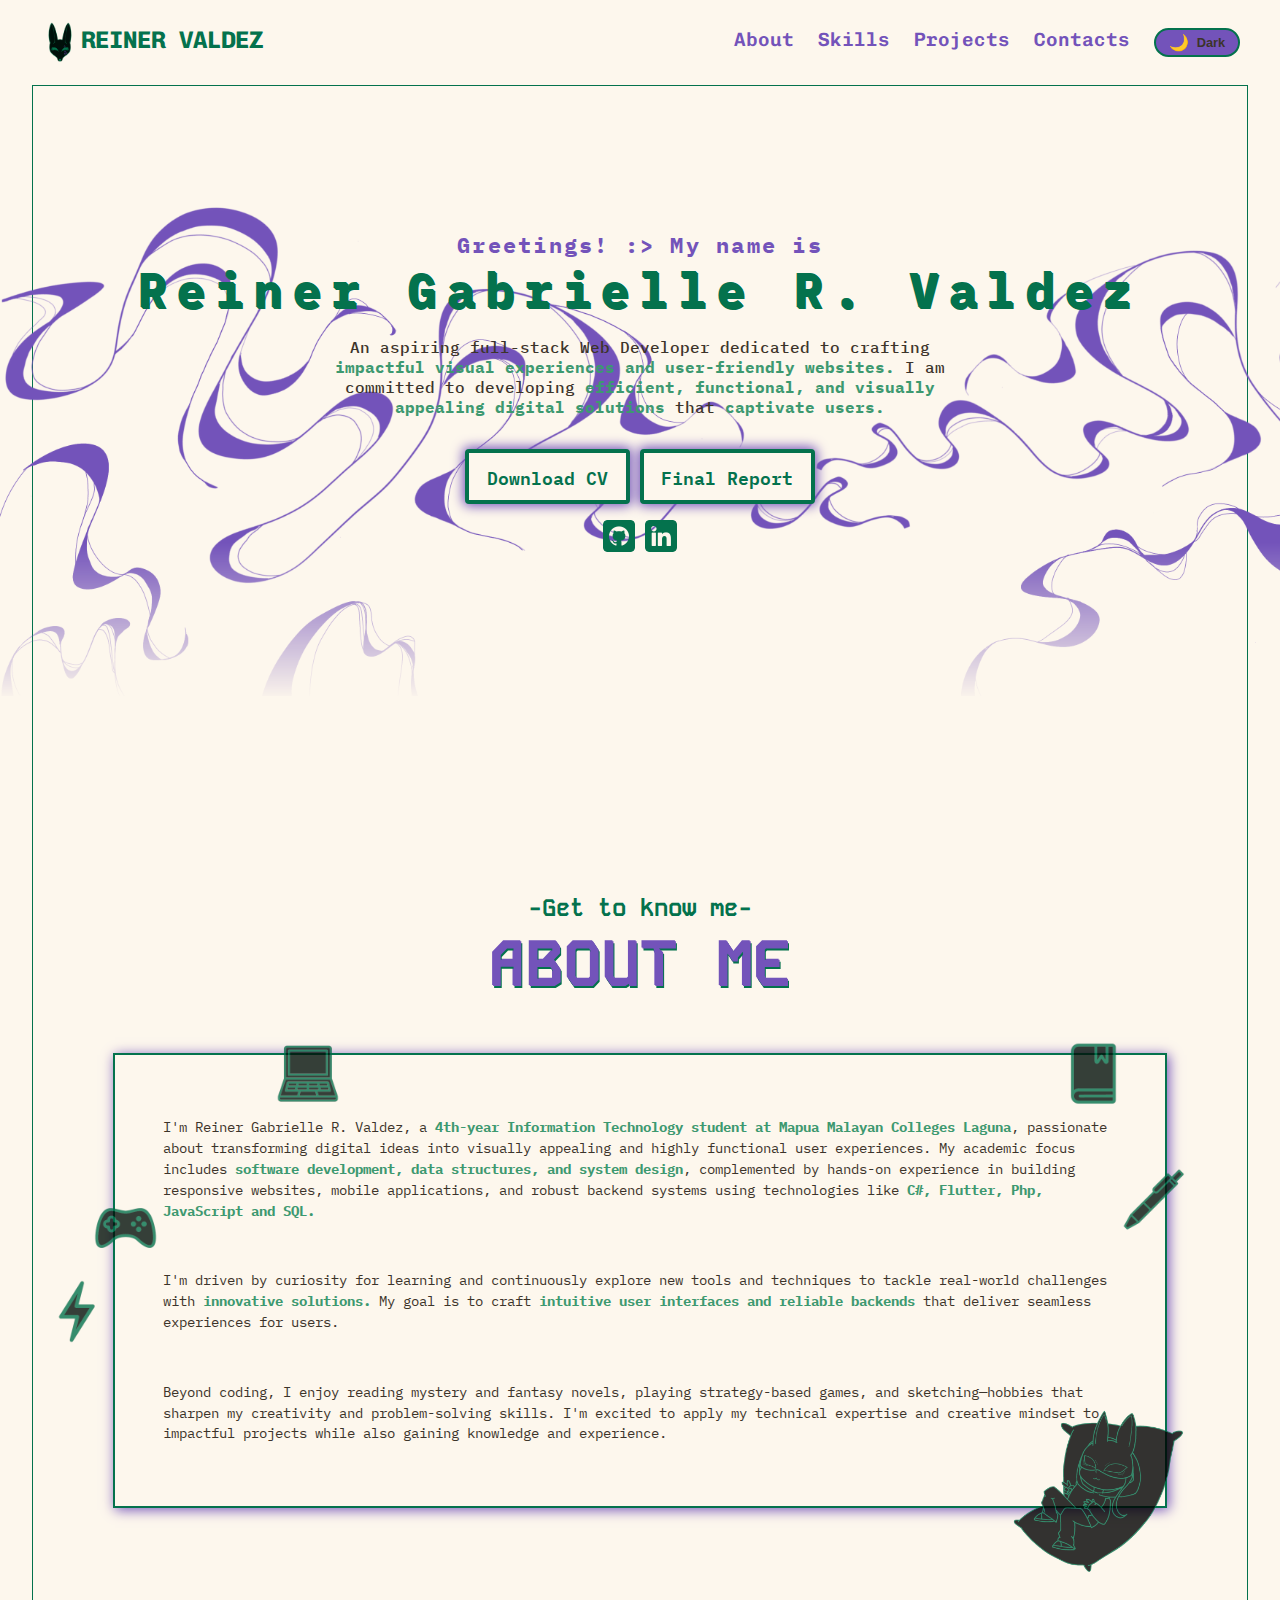
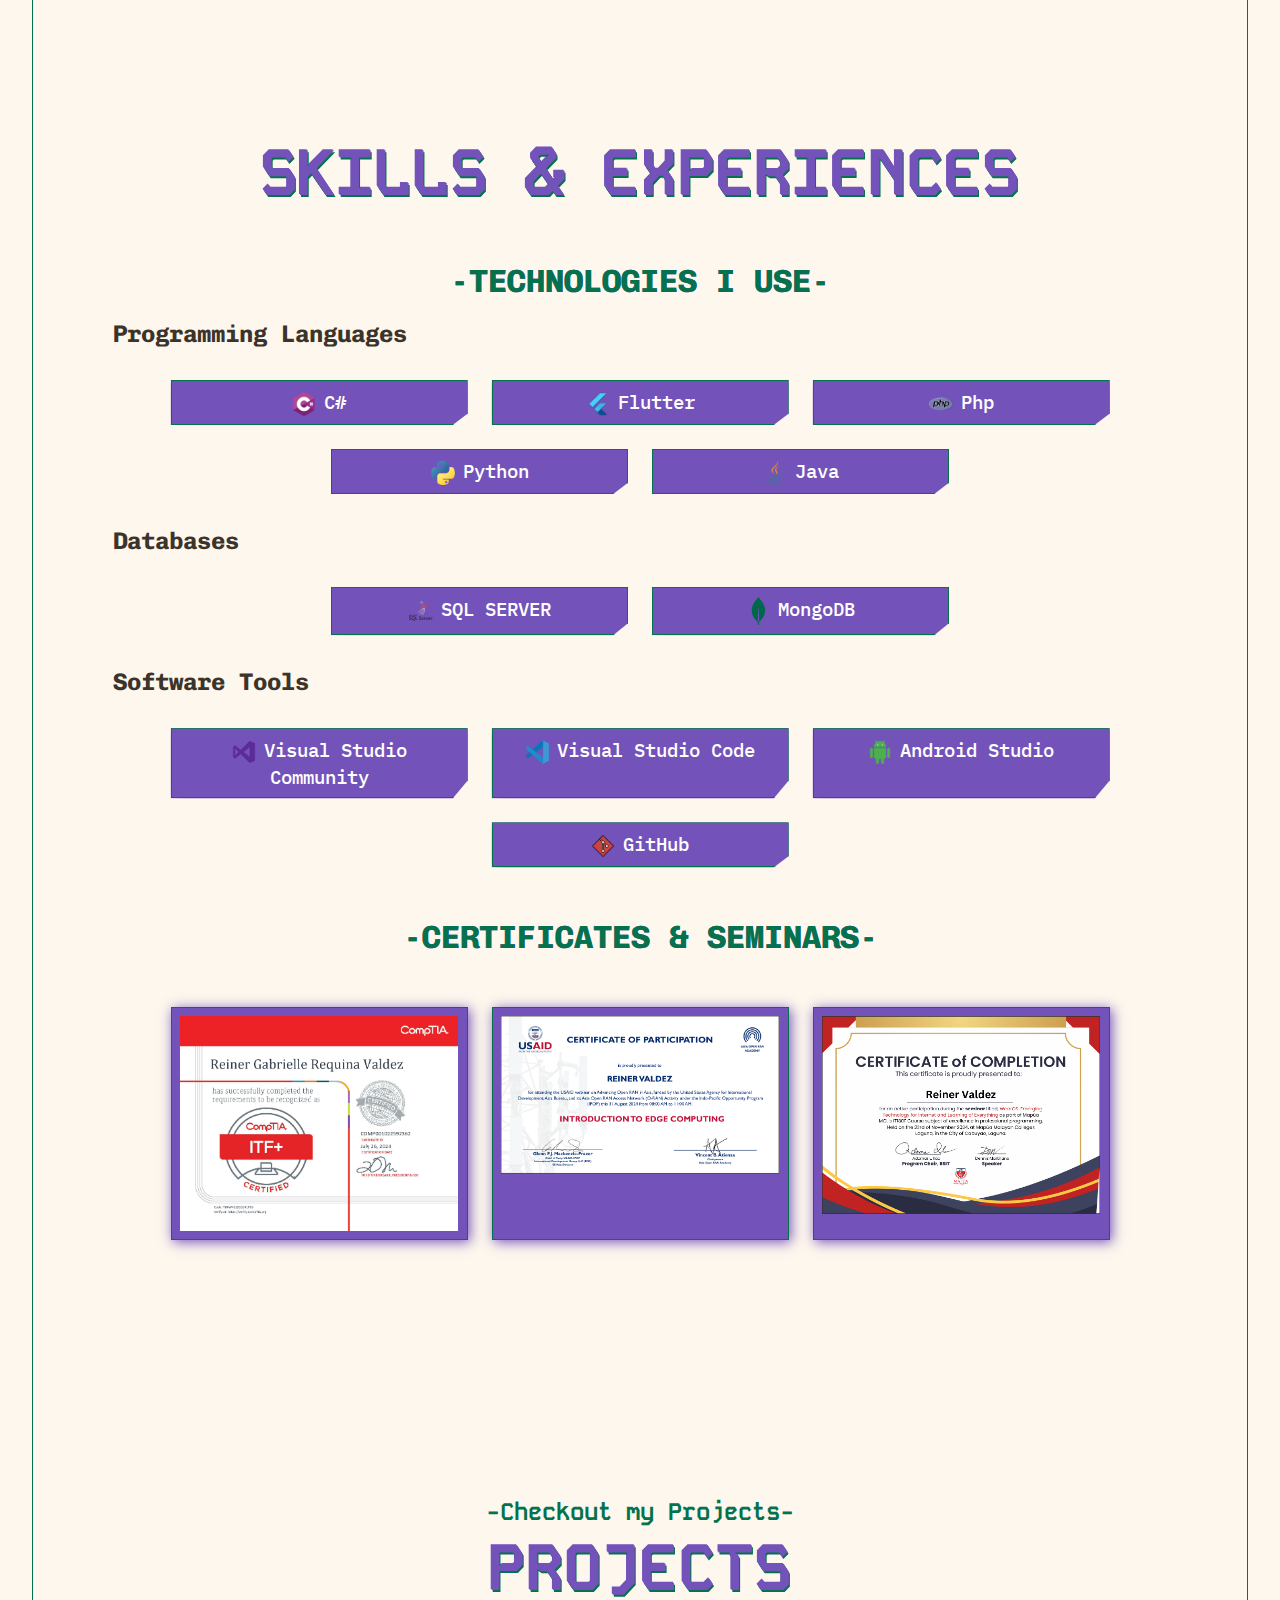
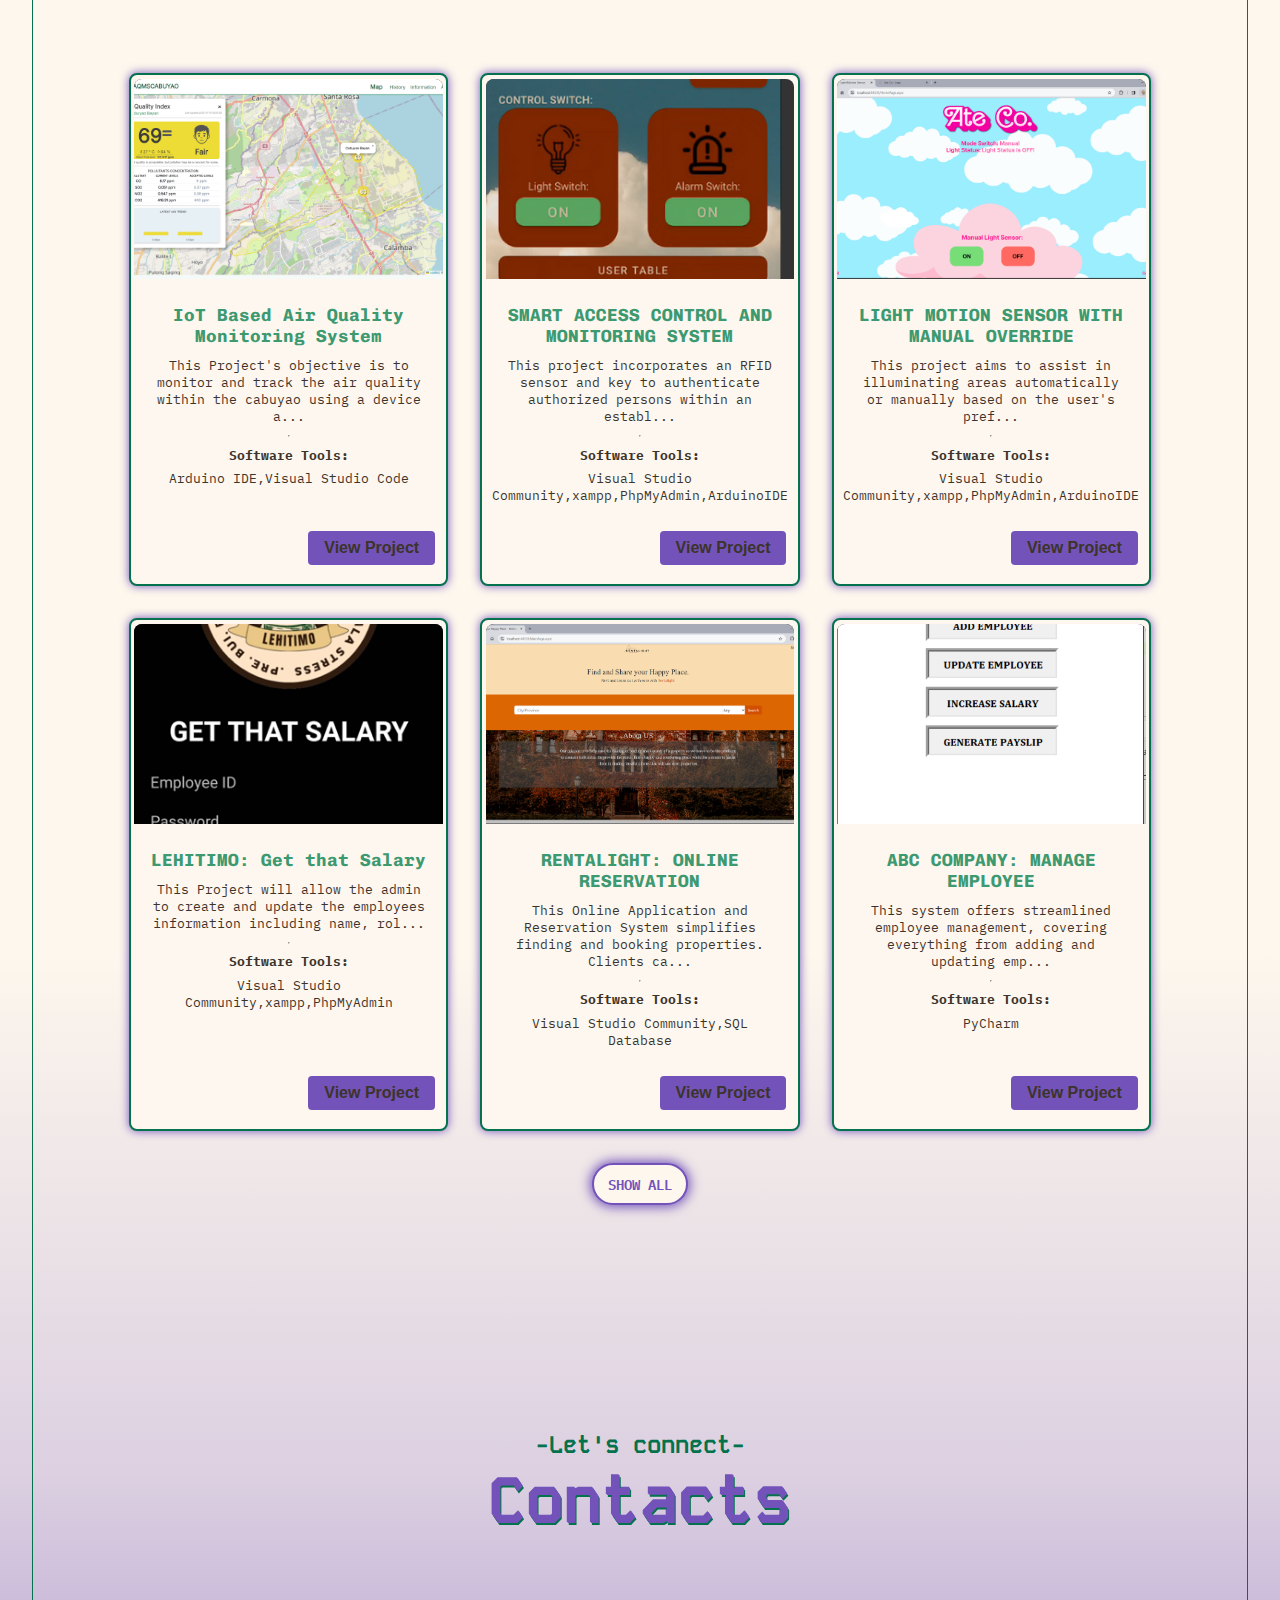
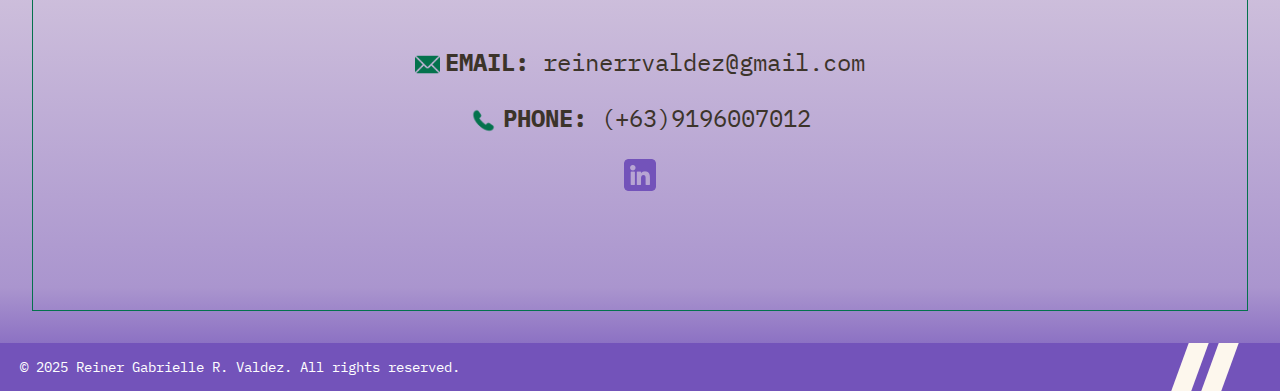
<file: index.html>
<!DOCTYPE html>
<html lang="en">

<head>
    <meta charset="UTF-8">
    <meta name="viewport" content="width=device-width, initial-scale=1.0">
    <meta name="keywords"
        content="HTML, CSS, JavaScript, Reiner, Reiner Valdez,Portfolio, Web Development, Web Developer">
    <meta name="description"
        content="Reiner Valdez - Aspiring Full-stack Web Developer specializing in C#, Flutter, PHP, and JavaScript. 4th-year IT student creating impactful digital solutions.">
    <title>Reiner Valdez - Portfolio</title>
    <link rel="icon" href="assets/Image/GreenLogo_Dark.png">
    <!-- <link rel="preconnect" href="https://fonts.googleapis.com"> -->
    <link href="https://fonts.googleapis.com/css2?family=Chivo+Mono&family=IBM+Plex+Mono&family=Kode+Mono"
        rel="stylesheet">
    <link rel="stylesheet" href="style.css">
</head>

<body>

    <header>
        <nav>
            <!-- <img id="logo" alt="Reiner Valdez Logo" /> -->
            <h3><a href="#hero">REINER VALDEZ</a></h3>
            <ul>
                <li><a href="#about">About</a></li>
                <li><a href="#skills">Skills</a></li>
                <li><a href="#projects">Projects</a></li>
                <li><a href="#contacts">Contacts</a></li>
                <li> <button class="theme-toggle" onclick="toggleTheme()">
                        <span class="theme-icon">🌙</span>
                        <span class="theme-text">Dark</span>
                    </button></li>
            </ul>
        </nav>

    </header>
    <div class="page-wrapper">
        <main>
            <div id="bg-smoke"><img src="assets/Image/Purple_Smoke.png"></div>
            <section id="hero">
                <div class="hero-content">
                    <h5>Greetings! :> My name is</h5>
                    <h1 class="glitch-data">Reiner Gabrielle R. Valdez</h1>
                    <p>An aspiring full-stack Web Developer dedicated to crafting <b>impactful visual experiences and
                            user-friendly
                            websites.</b> I am committed to developing <b>efficient, functional, and visually appealing
                            digital
                            solutions</b> that <b>captivate users.</b></p>
                    <div class="hero-buttons">
                        <a href="assets/File/CV - Reiner Gabrielle R. Valdez.pdf" target="_blank"
                            id="download-btn-cv">Download
                            CV</a>
                        <a href="assets/File/Final Report - Valdez.pdf.pdf" target="_blank"
                            id="download-btn-report">Final Report</a>
                    </div>

                    <a id="github-link" href="https://github.com/reiner-v" target="_blank"><img
                            src="assets/Image/Icon/github.png"></a>
                    <a id="linkedIn-link-0" href="https://www.linkedin.com/in/reiner-valdez-1aa485344/"
                        target="_blank"><img src="assets/Image/Icon/linkedin.png"></a>
                </div>
            </section>

            <section id="about">

                <h2><span>
                        <p class="subHeader-2">-Get to know me-</p>
                    </span>ABOUT ME</h2>
                <div class="floating-element"><img src="assets/Image/Float-Element/Laptop.png" /></div>
                <div class="floating-element"><img src="assets/Image/Float-Element/Book.png" /></div>
                <div class="floating-element"><img src="assets/Image/Float-Element/Game.png" /></div>
                <div class="floating-element"><img src="assets/Image/Float-Element/Thunder.png" /></div>
                <div class="floating-element"><img src="assets/Image/Float-Element/Pen.png" /></div>
                <div class="floating-element"><img src="assets/Image/Float-Element/Chibi.png" /></div>

                <div class="about-content">
                    <div class="about-text">
                        <p>I'm Reiner Gabrielle R. Valdez, a <b>4th-year Information Technology student at Mapua Malayan
                                Colleges Laguna</b>, passionate about transforming digital ideas into visually appealing
                            and
                            highly functional user experiences. My academic focus includes <b>software development, data
                                structures, and system design</b>, complemented by hands-on experience in building
                            responsive
                            websites, mobile applications, and robust backend systems using technologies like <b> C#,
                                Flutter, Php, JavaScript and SQL.</b>
                        </p>
                        <br />
                        <p>I'm driven by curiosity for learning and continuously explore new tools and techniques to
                            tackle real-world challenges with <b>innovative solutions.</b> My goal is to craft
                            <b>intuitive
                                user
                                interfaces and reliable backends </b> that deliver seamless experiences for users.
                        </p>
                        <br />
                        <p>Beyond coding, I enjoy reading mystery and fantasy novels, playing strategy-based games, and
                            sketching—hobbies that sharpen my creativity and problem-solving skills. I'm excited to
                            apply my technical expertise and creative mindset to impactful projects while also gaining
                            knowledge and experience.
                        </p>
                    </div>
                    <!-- <div class="about-image-placeholder"><img src="assets/Image/placeholder.jpg"
                            alt="Image Place Holder" />
                    </div> -->
                </div>
            </section>

            <section id="skills">
                <h2>SKILLS & EXPERIENCES
                </h2>
                <div class="skills-grid">
                    <h3>
                        <p class="subHeader-1">-TECHNOLOGIES I USE-</p>
                    </h3>
                    <div class="skill-category">
                        <h3>Programming Languages</h3>
                        <ul class="skill-list">
                            <li><img src="assets/Image/Logo/language/c-sharp.png" />C#</li>
                            <li><img src="assets/Image/Logo/language/flutter-logo.png" />Flutter</li>
                            <li><img src="assets/Image/Logo/language/php.png" />Php</li>
                            <li><img src="assets/Image/Logo/language/python.png" />Python</li>
                            <li><img src="assets/Image/Logo/language/java.png" />Java</li>
                        </ul>
                    </div>
                    <!-- <div class="skill-category">
                        <h3>Framework/Libraries</h3>
                        <ul class="skill-list">
                            <li><img src="assets/Image/Logo/framework/blazor-logo.png" />Blazor</li>
                            <li><img src="assets/Image/Logo/framework/dotnet-logo.png" />SignalR</li>
                            <li><img src="assets/Image/Logo/framework/dotnet-logo.png" />MVC</li>
                            <li><img src="assets/Image/Logo/framework/dotnet-logo.png" />ASPX</li>
                        </ul>
                    </div> -->
                    <div class="skill-category">
                        <h3>Databases</h3>
                        <ul class="skill-list">
                            <li><img src="assets/Image/Logo/database/sql-server.png" />SQL SERVER</li>
                            <li><img src="assets/Image/Logo/database/mongoDB.png" />MongoDB</li>
                        </ul>
                    </div>
                    <div class="skill-category">
                        <h3>Software Tools</h3>
                        <ul class="skill-list">
                            <li><img src="assets/Image/Logo/tools/visualstudio.png" />Visual Studio Community</li>
                            <li><img src="assets/Image/Logo/tools/visualcode.png" />Visual Studio Code</li>
                            <li><img src="assets/Image/Logo/tools/android.png" />Android Studio</li>
                            <li><img src="assets/Image/Logo/tools/git.png" />GitHub</li>
                            <!-- <li><img src="assets/Image/Logo/tools/insomnia.png" />Insomnia</li> -->
                        </ul>
                    </div>
                </div>

                <div class="certificates-grid">
                    <h3>
                        <p class="subHeader-1">-CERTIFICATES & SEMINARS-</p>
                    </h3>
                    <div class="certificates-category">
                        <ul class="certificates-list">
                            <li><img src="assets/Image/Certificates/CompTIA IT Fundamentals (ITF+).jpg" /></li>
                            <li><img src="assets/Image/Certificates/Open RAN.png" /></li>
                            <li><img src="assets/Image/Certificates/WearOS.png" /></li>
                        </ul>
                    </div>
                </div>
            </section>

            <section id="projects">
                <h2> <span>
                        <p class="subHeader-2">-Checkout my Projects-</p>
                    </span>PROJECTS</h2>
                <div class="projects-grid">
                </div>
                <a id="show-btn" href="projects.html">SHOW ALL</a>
            </section>

            <section id="contacts">
                <h2> <span>
                        <p class="subHeader-2">-Let's connect-</p>
                    </span>Contacts</h2>
                <div class="contacts-content">
                    <!-- <div class="contacts-image-placeholder"><img src="Image/Logo.png" alt="Image Place Holder" /> </div>-->
                    <div class="contacts-info">
                        <p><b>EMAIL:</b> <a href="mailto:reinerrvaldez@gmail.com">reinerrvaldez@gmail.com</a></p>
                        <p><b>PHONE:</b> (+63)9196007012</p>
                        <a id="linkedIn-link" href="https://www.linkedin.com/in/reiner-valdez-1aa485344/"
                            target="_blank"><img src="assets/Image/Icon/linkedin (1).png"></a>
                        <!-- <button id="contacts-btn">Contacts Me</button> -->
                    </div>
                </div>
            </section>

            <!-- MODAL: PROJECT -->
            <div id="project-modal" class="modal">
                <div class="modal-content">
                    <div class="modal-header">
                        <span class="close">&times;</span>
                        <h4 id="project-title">Modal Header</h4>
                    </div>
                    <div class="modal-body">
                        <div class="projectModal-text">
                            <h3>Description:</h3>
                            <p id="project-desc"></p>
                            <h3>Software Tools:</h3>
                            <ul id="project-tools"></ul>
                        </div>
                        <div id="project-images" class="projectModal-image-placeholder">
                            x
                        </div>
                    </div>
                    <!-- <div class="modal-footer">
                        <h3>Modal Footer</h3>
                    </div> -->
                </div>
            </div>
        </main>
    </div>
    <footer>
        <p>&copy; 2025 Reiner Gabrielle R. Valdez. All rights reserved.</p>
    </footer>

    <script src="main.js"></script>
    <script src="themeToggle.js"></script>
</body>

</html>
</file>
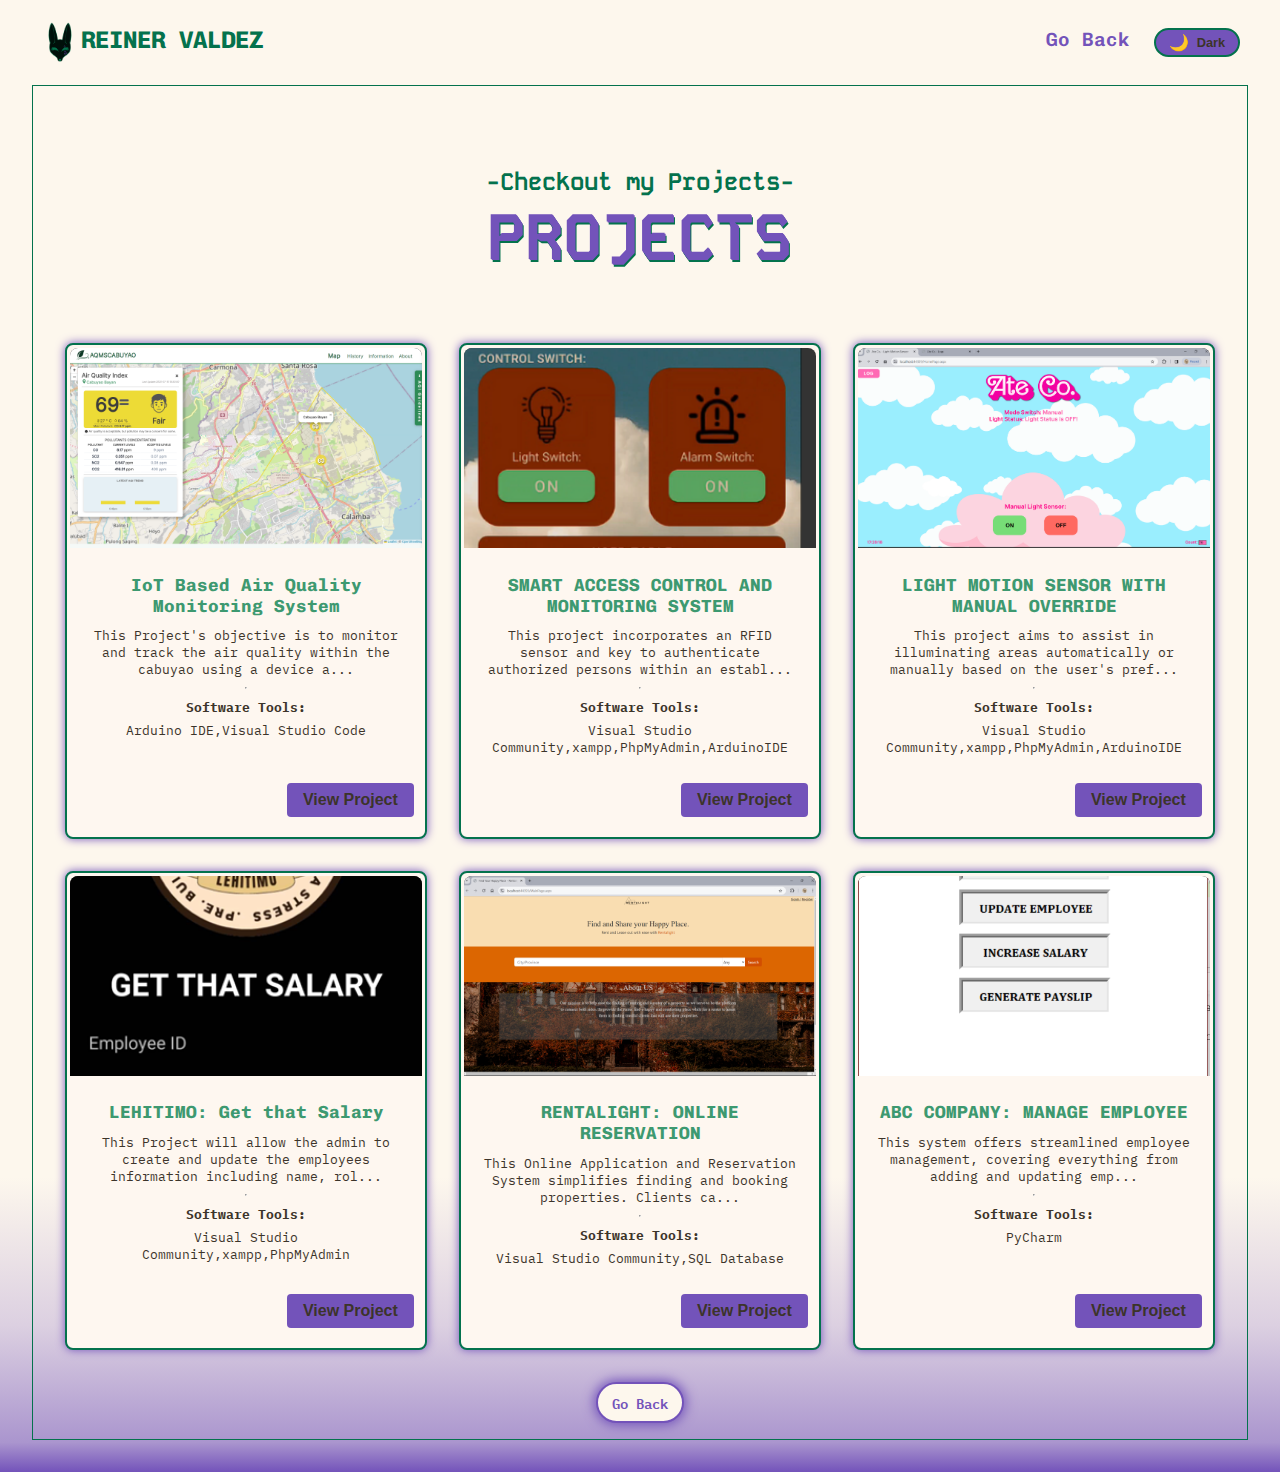
<file: projects.html>
<!DOCTYPE html>
<html lang="en">

<head>
    <meta charset="UTF-8">
    <meta name="viewport" content="width=device-width, initial-scale=1.0">
    <title>Reiner Valdez - Portfolio</title>
    <link rel="icon" href="assets/Image/GreenLogo_Dark.png">
    <!-- <link rel="preconnect" href="https://fonts.googleapis.com"> -->
    <link href="https://fonts.googleapis.com/css2?family=Chivo+Mono&family=IBM+Plex+Mono&family=Kode+Mono"
        rel="stylesheet">
    <link rel="stylesheet" href="style.css">
</head>

<body>

    <header>
        <nav>
            <!-- <img id="logo" alt="Reiner Valdez Logo" /> -->
            <h3><a href="index.html">REINER VALDEZ</a></h3>
            <ul>
                <li><a href="index.html">Go Back</a></li>
                <li> <button class="theme-toggle" onclick="toggleTheme()">
                        <span class="theme-icon">🌙</span>
                        <span class="theme-text">Dark</span>
                    </button></li>
            </ul>
        </nav>
    </header>
    <div class="page-wrapper">
        <main>
            <section id="projects">
                <h2> <span>
                        <p class="subHeader-2">-Checkout my Projects-</p>
                    </span>PROJECTS</h2>
                <div class="projects-grid">
                </div>
                <a id="show-btn" href="index.html">Go Back</a>
            </section>
        </main>
        <!-- MODAL: PROJECT -->
        <div id="project-modal" class="modal">
            <div class="modal-content">
                <div class="modal-header">
                    <span class="close">&times;</span>
                    <h4 id="project-title">Modal Header</h4>
                </div>
                <div class="modal-body">
                    <div class="projectModal-text">
                        <h3>Description:</h3>
                        <p id="project-desc"></p>
                        <h3>Software Tools:</h3>
                        <ul id="project-tools"></ul>
                    </div>
                    <div id="project-images" class="projectModal-image-placeholder">
                        x
                    </div>
                </div>
                <!-- <div class="modal-footer">
                        <h3>Modal Footer</h3>
                    </div> -->
            </div>
        </div>
    </div>

    <script src="main.js"></script>
    <script src="themeToggle.js"></script>
</body>

</html>
</file>
<file: style.css>
/*===GLOBAL STYLES (Variables and Defaults)===*/
:root {
  --primary: #04724d;
  --highlight-green: #3d9970;
  --secondary: #7353ba;
  --bg-sub: #fef7f0;
  --text-color: #3c342a;
  --default-bg: #fdf7ed;
  --bg-gradient: linear-gradient(
    180deg,
    rgba(253, 247, 237, 1) 80%,
    rgba(220, 208, 225, 1) 90%,
    rgba(170, 149, 206, 1) 98%,
    rgba(115, 83, 186, 1) 100%
  );
}

[data-theme="dark"] {
  --primary: #04724d;
  --highlight-green: #3d9970;
  --secondary: #7353ba;
  --bg-sub: #1a1a1a;
  --text-color: #ffffff;
  --default-bg: #03110b;
  --bg-gradient: linear-gradient(
    180deg,
    rgba(3, 17, 11, 1) 80%,
    rgba(26, 30, 47, 1) 90%,
    rgba(56, 48, 94, 1) 98%,
    rgba(115, 83, 186, 1) 100%
  );
}

body {
  font-family: "IBM Plex Mono", monospace;
  color: var(--text-color);
  background: var(--default-bg);
  background: var(--bg-gradient);
  margin: 0;
}
.page-wrapper {
  border: solid 0.1rem var(--primary);
  margin: 0 2rem 2rem 2rem;
  z-index: 1;
}

/*===TYPOGRAPHY COMPONENT===*/
h1 {
  color: var(--primary);
}

h2 {
  color: var(--secondary);
  font-family: "Kode Mono";
  font-size: 4rem;
  font-weight: 900;
  text-shadow: 1px 2px 0 var(--primary), -1px -1px 0 var(--secondary);
  margin: 4rem 0 3rem 0;
}

h3 {
  font-family: "Chivo Mono";
}
.subHeader-1 {
  color: var(--primary);
  font-size: 2rem;
  margin: 0;
  text-shadow: 0px 0px 0 var(--secondary);
}
.subHeader-2 {
  color: var(--primary);
  font-size: 1.5rem;
  margin: 0;
  text-shadow: none;
}
/*===HEADER COMPONENT===*/
header {
  background-color: var(--default-bg);
  padding: 0.4rem 2.5rem;
  position: relative;
  z-index: 10;
  text-align: center;
  position: sticky;
  top: 0;
}

nav {
  display: flex;
  justify-content: space-between;
  align-items: center;
  gap: 2rem;
  padding: 1rem 0;
}

nav img#logo {
  width: 50px;
  height: auto;
  margin-right: 1rem;
}

nav h3 {
  font-size: 1.5rem;
  color: var(--primary);
  margin: 0;
}

nav h3::before {
  content: "";
  display: inline-block;
  width: 2.5rem;
  height: 2.5rem;
  background-image: url(assets/Image/GreenLogo_Dark.png);
  background-size: contain;
  background-repeat: no-repeat;
  background-position: center;
  margin-right: 1px;
  vertical-align: middle;
}

nav h3 a {
  text-decoration: none;
  color: var(--primary);
}

nav ul {
  list-style: none;
  display: flex;
  gap: 1.5rem;
  margin: 0;
  padding: 0;
}

nav ul li a {
  text-decoration: none;
  color: var(--secondary);
  font-family: "Chivo Mono";
  font-size: 1.2rem;
  font-weight: 600;
  transition: color 0.3s ease; /* Smooth hover transition */
}

/* ENHANCED: hover design */
nav ul li a:hover {
  color: #0c3823; /* Darker green, adjusted for better contrast */
  text-decoration: underline; /* Adds subtle underline for interactivity */
}
#hero,
#about,
#skills,
#contacts {
  position: relative;
  z-index: 1;
}
/*===HERO COMPONENT==*/
#bg-smoke {
  z-index: 0;
  background-size: contain;
  position: absolute;
  top: 11rem;
  right: 0;
  mask: linear-gradient(to bottom, black 0%, black 80%, transparent 100%);
  -webkit-mask: linear-gradient(
    to bottom,
    black 0%,
    black 70%,
    transparent 100%
  );
}

.hero-content {
  padding: 9rem 5rem 12rem 5rem;
  text-align: center;
}

.hero-content h5 {
  color: var(--secondary);
  font-size: 1.4rem;
  margin: 0;
  letter-spacing: 0.1em;
}
.hero-content h1 {
  color: var(--primary);
  font-family: "IBM Plex Mono";
  font-size: 3rem;
  margin: 0;
  font-weight: 900;
  letter-spacing: 0.2em;
  text-shadow: 1px 1px 0 var(--primary), -1px -1px 0 var(--primary);
}

.hero-content p {
  color: var(--text-color);
  font-size: 1rem;
  margin: 0.5rem 0;
  font-weight: 500;
  padding: 0.5rem 12rem;
}

.hero-content p b {
  color: var(--highlight-green);
  font-weight: 700;
}
.hero-buttons {
  margin-bottom: 1rem;
}

/* .hero-content .hero-image-placeholder {
  width: 150px;
  height: 150px;
  background-color: #ccc;
  margin: 1rem auto;
  border-radius: 50%;
} */

.glitch-data {
  font-size: 3rem;
  font-weight: 900;
  color: var(--primary);
  position: relative;
  display: inline-block;
  letter-spacing: 0.2em;
  animation: glitch-data 1s 3;
}

.glitch-data::before {
  content: "R3!N3R G4BR!3LL3 R. V4LD3Z";
  position: absolute;
  top: 0;
  left: 0;
  width: 100%;
  height: 100%;
  color: var(--secondary);
  animation: data-corruption 5s 3;
  opacity: 0;
}

@keyframes glitch-data {
  0%,
  94%,
  100% {
    opacity: 1;
  }
  95% {
    opacity: 0.1;
  }
  96% {
    opacity: 1;
  }
  97% {
    opacity: 0.2;
  }
  98% {
    opacity: 1;
  }
}

@keyframes data-corruption {
  0%,
  94%,
  100% {
    opacity: 0;
  }
  95% {
    opacity: 0.9;
  }
  96% {
    opacity: 0;
  }
  97% {
    opacity: 0.8;
  }
  98% {
    opacity: 0;
  }
}
/*===ABOUT COMPONENT===*/
#about {
  text-align: center;
  padding: 5rem;
}

.about-content {
  display: flex;
  background-color: var(--default-bg);
  border: var(--primary) 0.15rem solid;
  box-shadow: 2px 2px 12px var(--secondary);
  position: relative;
}

.floating-element {
  position: absolute;
  font-size: 2rem;
  opacity: 0.8;
  animation: float 6s ease-in-out infinite;
  z-index: 1;
  width: 4rem;
  transition: all 0.3s ease;
}
.floating-element img {
  width: 100%;
  height: auto;
  max-width: 100%;
}
.floating-element:nth-child(2) {
  top: 35%;
  left: 20%;
  animation-delay: -2s;
}
.floating-element:nth-child(3) {
  top: 35%;
  right: 10%;
  animation-delay: -4s;
}
.floating-element:nth-child(4) {
  bottom: 38%;
  left: 5%;
  animation-delay: -1s;
}
.floating-element:nth-child(5) {
  bottom: 28%;
  left: 1%;
  animation-delay: -3s;
}
.floating-element:nth-child(6) {
  top: 50%;
  right: 5%;
  animation-delay: -5s;
}
.floating-element:nth-child(7) {
  bottom: 0%;
  right: 5%;
  animation-delay: -6s;
  width: 11rem !important;
}
@keyframes float {
  0%,
  100% {
    transform: translateY(0px) rotate(0deg);
  }
  50% {
    transform: translateY(-20px) rotate(5deg);
  }
}

.about-content .about-text {
  /* width: 50%; */
  font-size: 0.88rem;
  line-height: 1.3rem;
  text-align: start;
  padding: 3rem;
}

.about-content .about-text p b {
  color: var(--highlight-green);
}
.about-content .about-image-placeholder {
  width: 30%;
}
.about-content .about-image-placeholder img {
  width: 80%;
}
/*===SKILLS COMPONENT===*/
#skills {
  text-align: center;
  padding: 5rem;
}

.skill-category h3 {
  text-align: start;
  font-size: 1.5rem;
  margin: 0;
}

.skill-category {
  margin: 0;
}

.skill-list {
  list-style: none;
  display: flex;
  justify-content: center;
  flex-wrap: wrap;
  gap: 1.5rem;
  margin: 0;
  padding: 2rem 2rem;
}

.skill-list li {
  padding: 0.5rem;
  background-color: var(--secondary);
  color: white;
  font-size: 1.2rem;
  font-weight: 500;
  flex-basis: 30%;
  box-sizing: border-box;
  min-width: 150px;
  clip-path: polygon(100% 0, 100% 75%, 95% 100%, 0 100%, 0 0);
  box-shadow: 2px 2px 12px var(--secondary);
  border: solid 0.1rem var(--primary);
  transition: transform 0.3s ease;
}

.skill-list li img {
  width: 1.5rem;
  vertical-align: middle;
  margin-right: 0.5rem;
}

.certificates-list li:hover,
.skill-list li:hover {
  background: linear-gradient(135deg, var(--secondary), #4e416b);
  transform: scale(1.03);
}
.certificates-list {
  list-style: none;
  display: flex;
  justify-content: center;
  flex-wrap: wrap;
  gap: 1.5rem;
  margin: 0;
  padding: 2rem 2rem;
}

.certificates-list li {
  padding: 0.5rem;
  background-color: var(--secondary);
  color: white;
  font-size: 1.2rem;
  font-weight: 500;
  flex-basis: 30%;
  box-sizing: border-box;
  min-width: 150px;
  box-shadow: 2px 2px 12px var(--secondary);
  border: solid 0.1rem var(--primary);
  transition: transform 0.3s ease;
}

.certificates-list li img {
  vertical-align: middle;
  margin-right: 0.5rem;
}
/*===PROJECTS===*/
#projects {
  text-align: center;
}

.projects-grid {
  display: grid;
  grid-template-columns: repeat(auto-fit, minmax(300px, 1fr));
  gap: 2rem;
  max-width: 1200px;
  margin: 0 auto;
  padding: 1rem;
}

.project-card {
  background-color: var(--bg-sub); /* Semi-transparent dark background */
  border-radius: 8px; /* Rounded corners */
  border: 2px solid var(--primary); /* Green border */
  transition: transform 0.3s ease; /* Smooth hover effect */
  padding: 0.2rem;
  box-shadow: 0px 0px 10px 0px var(--secondary);
  display: flex;
  flex-direction: column;
}

.project-card:hover {
  transform: translateY(-5px); /* Slight lift on hover */
}

.project-image {
  height: 250px; /* Placeholder height */
  background-color: #333; /* Dark gray placeholder */
  overflow-y: hidden;
  flex-shrink: 0;
}

.project-card h3 {
  font-size: 1.1rem;
  margin-bottom: 0.5rem;
  color: var(--highlight-green);
}

.project-description {
  /* height: 200px; */
  padding: 0.5rem 0.8rem;
  font-size: 0.8rem;
  margin-bottom: 1rem;
  color: var(--text-color);
  flex-grow: 1;
  display: flex;
  flex-direction: column;
  align-items: center;
}
.project-description p {
  margin: 0.2rem;
}
.project-button {
  display: inline-block;
  padding: 0.5em 1em;
  background-color: var(--secondary); /* Violet background */
  color: var(--text-color); /* White text */
  text-decoration: none;
  font-weight: 600;
  font-size: 1rem;
  border-radius: 4px;
  transition: background-color 0.3s ease;
  margin-bottom: 1rem;
  margin-right: 0.5rem;
  border: none;
  align-self: self-end;
}

.project-button:hover {
  background-color: #5a448f; /* Darker violet on hover */
}
/*===MODAL===*/

.modal {
  display: none; /* Hidden by default */
  position: fixed; /* Stay in place */
  z-index: 100; /* Sit on top */
  /* padding-top: 100px; Location of the box */
  left: 0;
  top: 0;
  width: 100%; /* Full width */
  height: 100%; /* Full height */
  overflow: auto; /* Enable scroll if needed */
  background-color: rgb(0, 0, 0); /* Fallback color */
  background-color: rgba(0, 0, 0, 0.4); /* Black w/ opacity */
}
/* Modal Content */
.modal-content {
  position: relative;
  background-color: #fefefe;
  margin: auto;
  padding: 0;
  border: 1px solid #888;
  width: 80%;
  box-shadow: 0px 0px 12px 2px var(--secondary), 0 6px 20px 0 var(--secondary);
  animation-name: animatetop;
  animation-duration: 0.4s;
  border-radius: 4px;
}

#project-modal .modal-content {
  background-color: var(--default-bg);
  padding: 1rem;
}

/* Modal Header */
.modal-header {
  padding: 2px 16px;
  font-size: 1.3rem;
}
#project-title {
  margin: 0.5rem 0;
  font-weight: 800;
  color: var(--primary);
}

/* Modal Body */
.modal-body {
  padding: 2px 16px;
}
#project-modal .modal-body {
  display: flex;
  border: solid 0.15rem var(--secondary);
  justify-content: space-between;
}
#project-modal .modal-body .projectModal-text {
  width: 60%;
}
#project-desc {
  font-size: 0.9rem;
}
.modal-image {
  width: 80%;
}

/* Project card image styling */
.project-image {
  width: 100%;
  height: 200px;
  overflow: hidden;
  border-radius: 8px 8px 0 0;
}

.project-image img {
  width: 100%;
  height: 100%;
  object-fit: cover;
  transition: transform 0.3s ease;
}

.project-image img:hover {
  transform: scale(1.05);
}

/* Fallback placeholder styling */
.project-image-placeholder {
  width: 100%;
  height: 100%;
  background-color: var(--secondary);
  display: flex;
  align-items: center;
  justify-content: center;
  color: white;
  font-size: 14px;
}

.project-image-placeholder::after {
  content: "No Image Available";
}

/* Modal Footer */
/* .modal-footer {
  padding: 2px 16px;
} */

/* The Close Button */
.close {
  color: #aaaaaa;
  float: right;
  font-size: 28px;
  font-weight: bold;
}

.close:hover,
.close:focus {
  color: #000;
  text-decoration: none;
  cursor: pointer;
}

/* Add Animation */
@keyframes animatetop {
  from {
    top: -300px;
    opacity: 0;
  }
  to {
    top: 0;
    opacity: 1;
  }
}

/*SWIPER*/
/* Image Swiper Styling */
.image-swiper {
  position: relative;
  max-width: 100%;
  margin: 20px 0;
}

.swiper-images {
  position: relative;
  width: 100%;
  height: 400px;
  overflow: hidden;
  border-radius: 10px;
  background-color: #f0f0f0;
}

.swiper-image {
  width: 100%;
  height: 100%;
  object-fit: contain;
  border-radius: 10px;
}

/* Navigation Buttons */
.swiper-btn {
  position: absolute;
  top: 50%;
  transform: translateY(-50%);
  background-color: var(--secondary);
  color: white;
  border: none;
  width: 40px;
  height: 40px;
  border-radius: 50%;
  font-size: 20px;
  cursor: pointer;
  z-index: 10;
  transition: background-color 0.3s ease;
}

.swiper-btn:hover {
  background-color: rgba(0, 0, 0, 0.7);
}

.swiper-prev {
  left: 10px;
}

.swiper-next {
  right: 10px;
}

/* Dots Indicator */
.swiper-dots {
  display: flex;
  justify-content: center;
  gap: 8px;
  margin-top: 15px;
}

.swiper-dot {
  width: 12px;
  height: 12px;
  border-radius: 50%;
  background-color: #ddd;
  cursor: pointer;
  transition: background-color 0.3s ease;
}

.swiper-dot.active {
  background-color: var(--secondary);
}

.swiper-dot:hover {
  background-color: var(--secondary);
}

/*===CONTANCT COMPONENT*/
#contacts {
  text-align: center;
  padding: 5rem;
}

.contacts-content {
  display: flex;
}

.contacts-content .contacts-info {
  width: 100%;
  font-size: 1.5rem;
  padding: 2rem;
  align-items: center;
}
.contacts-content .contacts-image-placeholder {
  width: 50%;
}

.contacts-content .contacts-image-placeholder img {
  width: 55%;
}

.contacts-info #linkedIn-link img {
  width: 2rem;
  border-radius: 4px;
}

.contacts-info #linkedIn-link img:hover {
  transform: scale(1.1);
  box-shadow: 0px 0px 12px 2px var(--secondary);
}
.contacts-info p a {
  text-decoration: none;
  color: var(--text-color);
}
.contacts-info p:first-child a:hover {
  color: var(--secondary);
  font-weight: 700;
}

.contacts-info p:first-child::before {
  content: "";
  display: inline-block;
  width: 1.6rem;
  height: 1.6rem;
  background-image: url(assets/Image/Icon/email.png);
  background-size: contain;
  background-repeat: no-repeat;
  background-position: center;
  margin-right: 5px;
  vertical-align: middle;
}

.contacts-info p:last-of-type::before {
  content: "";
  display: inline-block;
  width: 1.8rem;
  height: 1.8rem;
  background-image: url(assets/Image/Icon/phone.png);
  background-size: contain;
  background-repeat: no-repeat;
  background-position: center;
  margin-right: 5px;
  vertical-align: middle;
}

/*===FOOTER===*/
footer {
  background: var(--secondary);
  padding: 15px 20px;
  position: relative;
  /* overflow: hidden; */
}

footer::before {
  content: "";
  position: absolute;
  top: 0;
  right: 50px;
  width: 20px;
  height: 100%;
  background: var(--default-bg);
  transform: skewX(-20deg);
}

footer::after {
  content: "";
  position: absolute;
  top: 0;
  right: 80px;
  width: 20px;
  height: 100%;
  background: var(--default-bg);
  transform: skewX(-20deg);
}

footer p {
  margin: 0;
  color: white;
  font-size: 14px;
  position: relative;
  z-index: 1;
}

/*===BUTTONS===*/
/*===THEME TOGGLE BUTTON===*/
.theme-toggle {
  background: var(--secondary);
  color: var(--light-text);
  border: 2px solid var(--primary);
  padding: 0.2rem 0.8rem;
  border-radius: 25px;
  cursor: pointer;
  font-size: 0.8rem;
  font-weight: 600;
  transition: all 0.3s ease;
  display: flex;
  align-items: center;
  gap: 0.5rem;
}

.theme-toggle:hover {
  background: var(--primary);
  transform: scale(1.05);
}

.theme-icon {
  font-size: 1rem;
}
/* ENHANCED: hover design and add icon/img after */
/* #download-btn-report {
  display: inline-block;
  padding: 0.5em 1em;
  background-color: var(--default-bg);
  color: var(--text-color);
  background-color: var(--primary);
  border: solid 0.25rem var(--primary);
  text-decoration: none;
  font-weight: 600;
  margin-top: 1rem;
  font-size: 1.1rem;
  box-shadow: 0px 0px 12px 2px var(--secondary);
  border-radius: 4px;
} */
#download-btn-report,
#download-btn-cv,
#contact-btn {
  display: inline-block;
  padding: 0.5em 1em;
  background-color: var(--default-bg);
  color: var(--primary);
  border: solid 0.25rem var(--primary);
  border-radius: 4px;
  text-decoration: none;
  font-weight: 600;
  margin-top: 1rem;
  font-size: 1.1rem;
  box-shadow: 0px 0px 12px 2px var(--secondary);
  transition: background-color 0.5s ease;
}
#download-btn-cv:hover,
#download-btn-report:hover {
  color: var(--text-color);
  background-color: var(--primary);
  transform: scale(1.03);
}

#linkedIn-link-0 img,
#github-link img {
  width: 2rem;
  border-radius: 4px;
}
#linkedIn-link-0 img:hover,
#github-link img:hover {
  transform: scale(1.1);
  box-shadow: 0px 0px 12px 2px var(--secondary);
}

#show-btn {
  display: inline-block;
  padding: 0.5em 1em;
  background-color: var(--default-bg);
  color: var(--secondary);
  border: solid 0.15rem var(--secondary);
  border-radius: 25px;
  text-decoration: none;
  font-weight: 600;
  margin-top: 1rem;
  font-size: 0.9rem;
  box-shadow: 0px 0px 12px 2px var(--secondary);
  transition: background-color 0.5s ease;
}
#show-btn:hover {
  color: var(--text-color);
  background-color: var(--secondary);
  transform: scale(1.03);
}
/* ===RESPONSIVE DESIGN - MOBILE FIRST=== */
@media screen and (max-width: 768px) {
  .page-wrapper {
    margin: 0 1rem 1rem 1rem;
  }

  /* Header adjustments */
  header {
    padding: 0.4rem 1rem;
  }

  nav {
    flex-direction: column;
    gap: 1rem;
    padding: 0.5rem 0;
  }

  nav ul {
    flex-wrap: wrap;
    justify-content: center;
    gap: 1rem;
  }

  nav ul li {
    margin: 0.2rem 0;
  }

  /* Hero section adjustments */
  .hero-content {
    padding: 4rem 2rem;
  }

  .hero-content h1 {
    font-size: 2.2rem;
    letter-spacing: 0.1em;
  }

  .hero-content p {
    padding: 0.5rem 1rem;
    font-size: 0.9rem;
  }

  /* About section adjustments */
  #about {
    padding: 3rem 2rem;
  }

  .about-content {
    flex-direction: column;
    align-items: center;
  }

  .about-content .about-text {
    width: 100%;
    padding: 2rem;
    font-size: 0.85rem;
  }

  /* FLOATING ELEMENTS - TABLET */
  .floating-element {
    width: 3rem; /* Smaller on tablet */
  }

  .floating-element:nth-child(2) {
    top: 25%;
    left: 15%;
  }
  .floating-element:nth-child(3) {
    top: 25%;
    right: 15%;
  }
  .floating-element:nth-child(4) {
    bottom: 45%;
    left: 8%;
  }
  .floating-element:nth-child(5) {
    bottom: 35%;
    left: 3%;
  }
  .floating-element:nth-child(6) {
    top: 55%;
    right: 8%;
  }
  .floating-element:nth-child(7) {
    bottom: 5%;
    right: 8%;
    width: 8rem !important;
  }

  /* Skills section adjustments */
  #skills {
    padding: 2rem;
    margin-bottom: 4rem;
  }

  .skill-list {
    gap: 1rem;
    padding: 1rem;
  }

  .skill-list li {
    flex-basis: 45%;
    min-width: 120px;
    font-size: 1rem;
  }

  .certificates-list {
    gap: 1rem;
    padding: 1rem;
  }

  .certificates-list li {
    flex-basis: 45%;
    min-width: 120px;
  }

  /* Projects section adjustments */
  .projects-grid {
    grid-template-columns: repeat(auto-fit, minmax(280px, 1fr));
    gap: 1.5rem;
    padding: 1rem;
  }

  /* Modal adjustments */
  .modal-content {
    width: 90%;
    margin: 5% auto;
  }

  #project-modal .modal-body {
    flex-direction: column;
  }

  #project-modal .modal-body .projectModal-text {
    width: 100%;
    margin-bottom: 1rem;
  }

  .swiper-images {
    height: 250px;
  }

  /* Contact section adjustments */
  #contacts {
    padding: 3rem 2rem;
  }

  .contacts-content {
    flex-direction: column;
    align-items: center;
  }

  .contacts-content .contacts-info {
    width: 100%;
    padding: 2rem;
    font-size: 1.3rem;
  }

  /* Typography adjustments */
  h2 {
    font-size: 2.5rem;
    margin: 3rem 0 2rem 0;
  }

  .subHeader-1 {
    font-size: 1.5rem;
  }

  .subHeader-2 {
    font-size: 1.2rem;
  }
}

/* Mobile phones */
@media screen and (max-width: 480px) {
  .page-wrapper {
    margin: 0 0.5rem 0.5rem 0.5rem;
  }

  /* Header further adjustments */
  header {
    padding: 0.3rem 1rem;
  }

  nav h3 {
    font-size: 1.3rem;
  }

  nav ul {
    gap: 0.8rem;
  }

  nav ul li a {
    font-size: 1rem;
  }

  .theme-toggle {
    padding: 0.3rem 0.8rem;
    font-size: 0.8rem;
  }

  /* Hero section for mobile */
  #bg-smoke {
    top: 25rem;
  }
  .hero-content {
    padding: 3rem 1.5rem;
  }

  .hero-content h5 {
    font-size: 0.9rem;
  }

  .hero-content h1 {
    font-size: 1.8rem;
    letter-spacing: 0.1em;
  }

  .hero-content p {
    padding: 0.5rem;
    font-size: 0.9rem;
    line-height: 1.4;
  }

  /* About section for mobile */
  #about {
    padding: 2rem 1rem;
  }

  .about-content {
    padding: 1rem;
  }
  .about-content .about-text {
    font-size: 0.85rem;
    line-height: 1.3rem;
    padding: 1.5rem;
  }

  /* FLOATING ELEMENTS - MOBILE */
  .floating-element {
    width: 2.8rem; /* Even smaller on mobile */
    opacity: 0.6; /* More subtle */
  }

  .floating-element:nth-child(2) {
    top: 12%;
    left: 5%;
  }
  .floating-element:nth-child(3) {
    top: 16%;
    right: 5%;
  }
  .floating-element:nth-child(4) {
    bottom: 45%;
    left: 5%;
  }
  .floating-element:nth-child(5) {
    bottom: 40%;
    left: -1%;
  }
  .floating-element:nth-child(6) {
    top: 65%;
    right: 5%;
  }
  .floating-element:nth-child(7) {
    bottom: -5%;
    right: 5%;
    width: 7rem !important;
  }

  /* Skills section for mobile */
  #skills {
    padding: 2rem 1rem;
  }

  .skill-list {
    padding: 1rem 0.5rem;
    gap: 0.8rem;
  }

  .skill-list li {
    flex-basis: 100%;
    min-width: 100px;
    font-size: 0.9rem;
    padding: 0.5rem;
  }

  .skill-list li img {
    width: 1.2rem;
  }

  .certificates-list {
    padding: 1rem 0.5rem;
    gap: 0.8rem;
  }

  .certificates-list li {
    flex-basis: 100%;
    min-width: 100px;
  }

  /* Projects section for mobile */
  .projects-grid {
    grid-template-columns: repeatauto-fit, minmax(250px, 1fr);
    padding: 0.5rem;
    gap: 1rem;
  }

  .project-card {
    max-width: 100%;
    margin: 0;
  }

  .project-description {
    height: auto;
    min-height: 120px;
    padding: 0.5rem;
  }

  /* Modal for mobile */
  .modal-content {
    width: 95%;
    margin: 2% auto;
  }

  .modal-header {
    padding: 1rem;
  }

  #project-title {
    font-size: 1.2rem;
  }

  .swiper-images {
    height: 200px;
  }

  .swiper-btn {
    width: 35px;
    height: 35px;
    font-size: 16px;
  }

  /* Contact section for mobile */
  #contacts {
    padding: 2rem 1rem;
  }

  .contacts-content .contacts-info {
    font-size: 1.2rem;
    padding: 1.5rem;
  }

  .contacts-info #linkedIn-link img {
    width: 1.8rem;
  }

  footer p {
    font-size: 0.5rem;
  }
  /* Typography for mobile */
  h2 {
    font-size: 2rem;
    margin: 2rem 0 1.5rem 0;
  }

  h3 {
    font-size: 1.2rem;
  }

  .subHeader-1 {
    font-size: 1.2rem;
  }

  .subHeader-2 {
    font-size: 1rem;
  }

  /* Button adjustments */
  #download-btn-cv,
  #download-btn-report {
    padding: 0.5rem 1rem;
    font-size: 1rem;
    margin: 0.5rem;
  }

  .project-button {
    padding: 0.5rem 1rem;
    font-size: 0.9rem;
  }

  #show-btn {
    padding: 0.5rem 1rem;
    font-size: 0.9rem;
  }
}

/* Very small screens */
@media screen and (max-width: 320px) {
  .hero-content {
    padding: 2rem 1rem;
  }

  .hero-content h1 {
    font-size: 1.8rem;
  }

  .hero-content p {
    font-size: 0.85rem;
  }

  #about {
    padding: 1.5rem 0.8rem;
  }

  .about-content .about-text {
    padding: 1rem;
    font-size: 0.8rem;
  }

  /* FLOATING ELEMENTS - VERY SMALL */
  .floating-element {
    width: 2rem;
    opacity: 0.5;
  }

  .floating-element:nth-child(7) {
    width: 5rem !important;
  }

  h2 {
    font-size: 1.8rem;
  }

  .skill-list li {
    font-size: 0.8rem;
    padding: 0.4rem;
  }

  nav h3 {
    font-size: 1.1rem;
  }

  nav ul li a {
    font-size: 0.9rem;
  }

  .contacts-content .contacts-info {
    font-size: 1rem;
  }
}

/* Landscape orientation adjustments */
@media screen and (max-height: 600px) and (orientation: landscape) {
  .hero-content {
    padding: 2rem 1rem;
  }

  .hero-content h1 {
    font-size: 2rem;
  }

  .hero-content p {
    padding: 0.5rem 2rem;
  }

  #about {
    padding: 2rem;
  }

  #skills {
    padding: 2rem;
    margin-bottom: 2rem;
  }

  /* Floating elements for landscape */
  .floating-element {
    width: 3rem;
  }

  .floating-element:nth-child(7) {
    width: 7rem !important;
  }
}

/* Better animation performance on mobile */
@media screen and (max-width: 768px) {
  @keyframes float {
    0%,
    100% {
      transform: translateY(0px) rotate(0deg);
    }
    50% {
      transform: translateY(-10px) rotate(2deg); /* Reduced movement for mobile */
    }
  }
}

/* Ensure images don't overflow */
img {
  max-width: 100%;
  height: auto;
}

/* Better touch targets for mobile */
@media screen and (max-width: 768px) {
  button,
  .project-button,
  #download-btn-cv,
  #download-btn-report,
  #show-btn {
    min-height: fit-content;
    min-width: 44px;
  }

  nav ul li a {
    padding: 0.5rem;
    min-height: 44px;
    display: flex;
    align-items: center;
  }

  .theme-toggle {
    min-height: 44px;
  }
}

/* Hide floating elements on very small screens if needed */
@media screen and (max-width: 280px) {
  .floating-element {
    display: none;
  }
}
</file>
